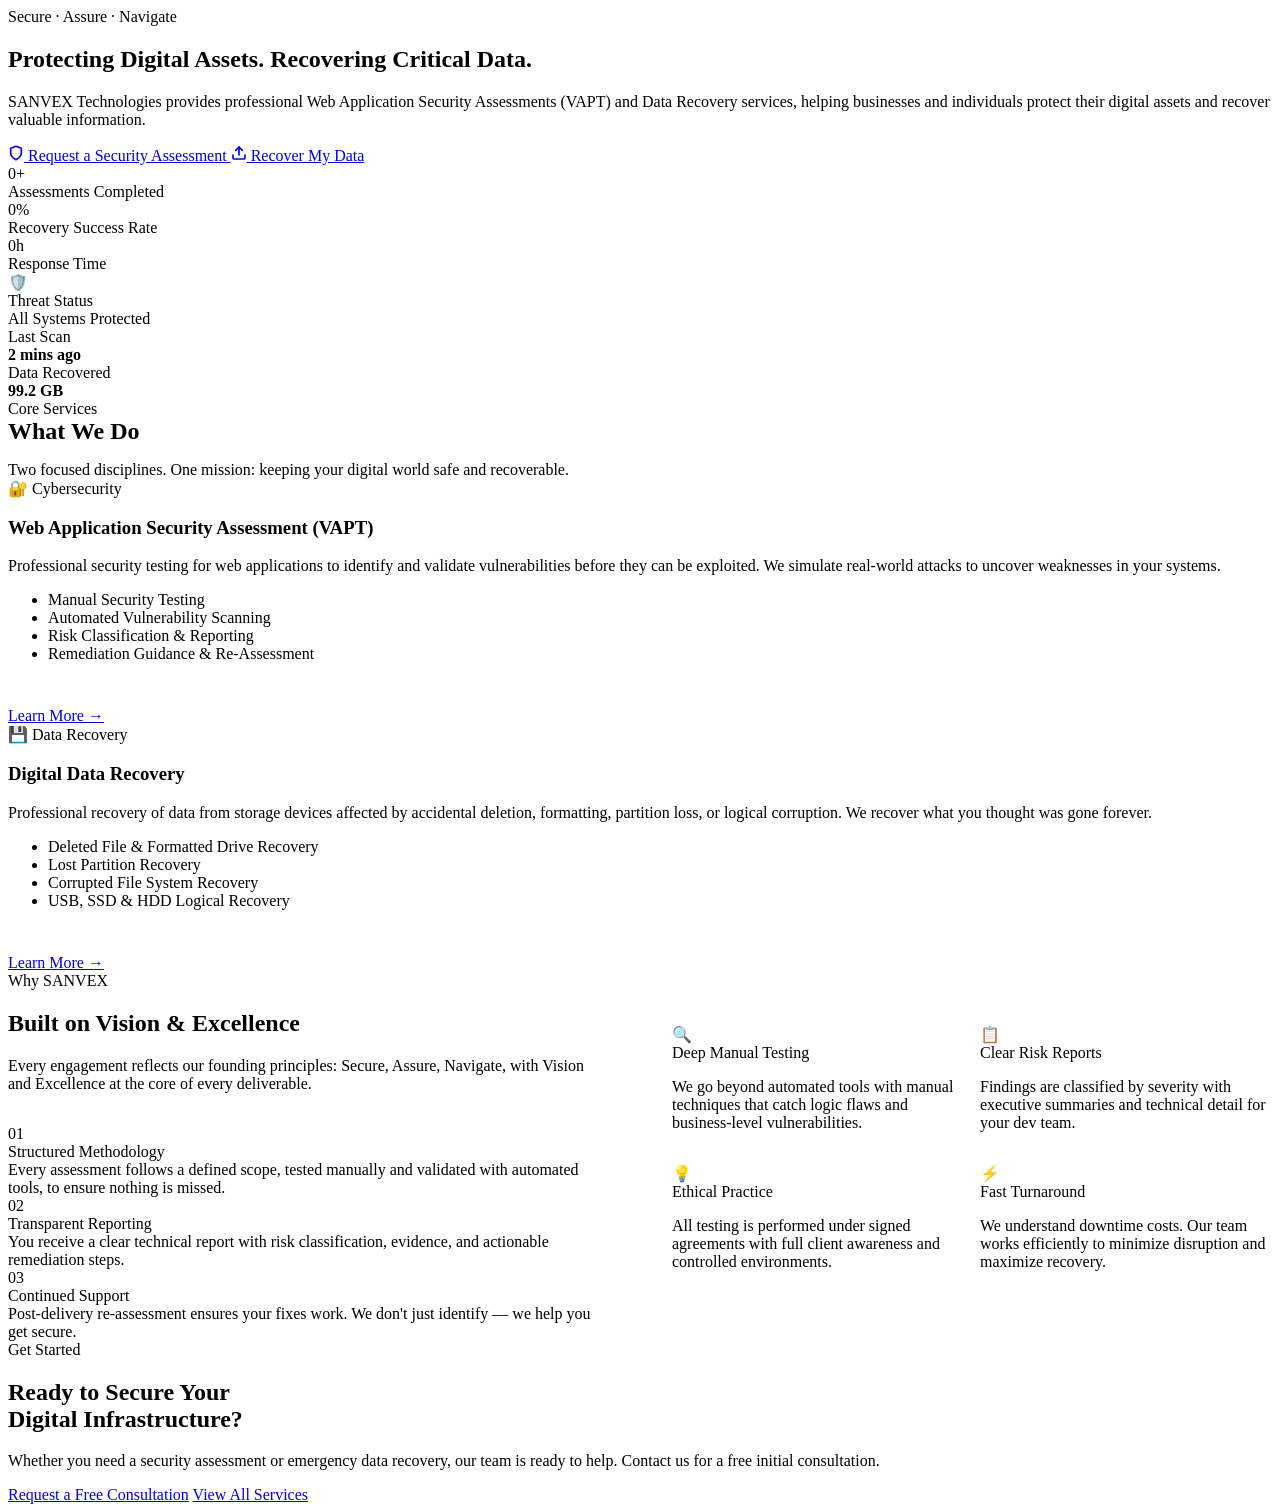
<file: target/classes/templates/index.html>
<!DOCTYPE html>
<html lang="en" xmlns:th="http://www.thymeleaf.org">
<head th:replace="~{fragments :: head('SANVEX Technologies — Cybersecurity &amp; Data Recovery')}"></head>
<body>

<th:block th:replace="~{fragments :: navbar('home')}"></th:block>

<main>
  <!-- Hero -->
  <section class="hero">
    <canvas id="particle-canvas" style="position:absolute;inset:0;width:100%;height:100%;pointer-events:none;z-index:0;"></canvas>
    <div class="hero-glow"></div>
    <div class="hero-glow-2"></div>
    <div class="hero-inner" style="position:relative;z-index:1;">
      <div class="hero-content">
        <div class="hero-badge">
          <span class="hero-badge-dot"></span>
          Secure · Assure · Navigate
        </div>
        <h1 class="hero-title">
          <span class="hero-title-line">Protecting</span>
          <span class="hero-title-line"><span class="hero-title-accent">Digital Assets.</span></span>
          <span class="hero-title-line">Recovering</span>
          <span class="hero-title-line"><span class="hero-title-accent">Critical Data.</span></span>
        </h1>
        <p class="hero-subtitle">
          SANVEX Technologies provides professional Web Application Security Assessments (VAPT) and Data Recovery services,
          helping businesses and individuals protect their digital assets and recover valuable information.
        </p>
        <div class="hero-actions">
          <a href="/contact?service=vapt" class="btn btn-primary">
            <svg width="16" height="16" viewBox="0 0 24 24" fill="none" stroke="currentColor" stroke-width="2.5" stroke-linecap="round" stroke-linejoin="round"><path d="M12 22s8-4 8-10V5l-8-3-8 3v7c0 6 8 10 8 10z"/></svg>
            Request a Security Assessment
          </a>
          <a href="/contact?service=recovery" class="btn btn-outline">
            <svg width="16" height="16" viewBox="0 0 24 24" fill="none" stroke="currentColor" stroke-width="2.5" stroke-linecap="round" stroke-linejoin="round"><path d="M21 15v4a2 2 0 0 1-2 2H5a2 2 0 0 1-2-2v-4"/><polyline points="17 8 12 3 7 8"/><line x1="12" y1="3" x2="12" y2="15"/></svg>
            Recover My Data
          </a>
        </div>
        <div class="hero-stats">
          <div>
            <div class="hero-stat-value"><span class="counter" data-target="500" data-suffix="+">0+</span></div>
            <div class="hero-stat-label">Assessments Completed</div>
          </div>
          <div>
            <div class="hero-stat-value"><span class="counter" data-target="98" data-suffix="%">0%</span></div>
            <div class="hero-stat-label">Recovery Success Rate</div>
          </div>
          <div>
            <div class="hero-stat-value"><span class="counter" data-target="24" data-suffix="h">0h</span></div>
            <div class="hero-stat-label">Response Time</div>
          </div>
        </div>
      </div>
      <div class="hero-visual">
        <div class="cyber-shield">
          <div class="shield-ring shield-ring-1"></div>
          <div class="shield-ring shield-ring-2"></div>
          <div class="shield-ring shield-ring-3"></div>
          <div class="shield-core">
            <span class="shield-icon">🛡️</span>
          </div>
        </div>
        <div class="hero-float-cards">
          <div class="float-card float-card-1">
            <div class="float-card-label">Threat Status</div>
            <div class="float-card-status">
              <span class="float-card-status-dot"></span>
              All Systems Protected
            </div>
          </div>
          <div class="float-card float-card-2">
            <div class="float-card-label">Last Scan</div>
            <div class="float-card-value" style="color:var(--text-primary);font-weight:600;">2 mins ago</div>
          </div>
          <div class="float-card float-card-3">
            <div class="float-card-label">Data Recovered</div>
            <div class="float-card-value" style="color:var(--accent-cyan);font-weight:700;">99.2 GB</div>
          </div>
        </div>
      </div>
    </div>
  </section>

  <div class="divider"></div>

  <!-- Services Overview -->
  <section class="section">
    <div class="section-inner">
      <div class="text-center mb-4">
        <div class="section-label" style="justify-content:center;">Core Services</div>
        <h2 class="section-title" style="margin:0 auto 1rem;">What We Do</h2>
        <p class="section-subtitle" style="margin:0 auto;">Two focused disciplines. One mission: keeping your digital world safe and recoverable.</p>
      </div>
      <div class="services-grid mt-4">
        <div class="service-big-card fade-in" data-delay="0">
          <span class="service-tag">🔐 Cybersecurity</span>
          <h3 class="service-big-title">Web Application Security Assessment (VAPT)</h3>
          <p class="service-big-text">Professional security testing for web applications to identify and validate vulnerabilities before they can be exploited. We simulate real-world attacks to uncover weaknesses in your systems.</p>
          <ul class="service-features">
            <li class="service-feature-item">Manual Security Testing</li>
            <li class="service-feature-item">Automated Vulnerability Scanning</li>
            <li class="service-feature-item">Risk Classification &amp; Reporting</li>
            <li class="service-feature-item">Remediation Guidance &amp; Re-Assessment</li>
          </ul>
          <a href="/solutions#vapt" class="btn btn-outline mt-3" style="margin-top:1.75rem;display:inline-flex;">Learn More →</a>
        </div>
        <div class="service-big-card fade-in" data-delay="150">
          <span class="service-tag" style="background:var(--accent-green-dim);border-color:rgba(0,255,136,0.3);color:var(--accent-green);">💾 Data Recovery</span>
          <h3 class="service-big-title">Digital Data Recovery</h3>
          <p class="service-big-text">Professional recovery of data from storage devices affected by accidental deletion, formatting, partition loss, or logical corruption. We recover what you thought was gone forever.</p>
          <ul class="service-features">
            <li class="service-feature-item">Deleted File &amp; Formatted Drive Recovery</li>
            <li class="service-feature-item">Lost Partition Recovery</li>
            <li class="service-feature-item">Corrupted File System Recovery</li>
            <li class="service-feature-item">USB, SSD &amp; HDD Logical Recovery</li>
          </ul>
          <a href="/solutions#recovery" class="btn btn-outline mt-3" style="margin-top:1.75rem;display:inline-flex;">Learn More →</a>
        </div>
      </div>
    </div>
  </section>

  <div class="divider"></div>

  <!-- Why Choose Us -->
  <section class="section" style="background:linear-gradient(180deg, var(--navy-950) 0%, var(--navy-900) 100%);">
    <div class="section-inner">
      <div style="display:grid;grid-template-columns:1fr 1fr;gap:4rem;align-items:center;">
        <div>
          <div class="section-label">Why SANVEX</div>
          <h2 class="section-title">Built on Vision &amp; Excellence</h2>
          <p class="section-subtitle" style="margin-bottom:2rem;">Every engagement reflects our founding principles: Secure, Assure, Navigate, with Vision and Excellence at the core of every deliverable.</p>
          <div class="process-steps">
            <div class="process-step fade-in">
              <div class="step-number">01</div>
              <div>
                <div class="step-title">Structured Methodology</div>
                <div class="step-text">Every assessment follows a defined scope, tested manually and validated with automated tools, to ensure nothing is missed.</div>
              </div>
            </div>
            <div class="process-step fade-in" data-delay="100">
              <div class="step-number">02</div>
              <div>
                <div class="step-title">Transparent Reporting</div>
                <div class="step-text">You receive a clear technical report with risk classification, evidence, and actionable remediation steps.</div>
              </div>
            </div>
            <div class="process-step fade-in" data-delay="200">
              <div class="step-number">03</div>
              <div>
                <div class="step-title">Continued Support</div>
                <div class="step-text">Post-delivery re-assessment ensures your fixes work. We don't just identify — we help you get secure.</div>
              </div>
            </div>
          </div>
        </div>
        <div style="display:grid;grid-template-columns:1fr 1fr;gap:1rem;">
          <div class="card fade-in" data-delay="0">
            <div class="card-icon card-icon-cyan">🔍</div>
            <div class="card-title">Deep Manual Testing</div>
            <p class="card-text">We go beyond automated tools with manual techniques that catch logic flaws and business-level vulnerabilities.</p>
          </div>
          <div class="card fade-in" data-delay="100">
            <div class="card-icon card-icon-green">📋</div>
            <div class="card-title">Clear Risk Reports</div>
            <p class="card-text">Findings are classified by severity with executive summaries and technical detail for your dev team.</p>
          </div>
          <div class="card fade-in" data-delay="200">
            <div class="card-icon card-icon-cyan">💡</div>
            <div class="card-title">Ethical Practice</div>
            <p class="card-text">All testing is performed under signed agreements with full client awareness and controlled environments.</p>
          </div>
          <div class="card fade-in" data-delay="300">
            <div class="card-icon card-icon-green">⚡</div>
            <div class="card-title">Fast Turnaround</div>
            <p class="card-text">We understand downtime costs. Our team works efficiently to minimize disruption and maximize recovery.</p>
          </div>
        </div>
      </div>
    </div>
  </section>

  <!-- CTA -->
  <section class="cta-section">
    <div class="cta-inner">
      <div class="section-label" style="justify-content:center;margin-bottom:1.25rem;">Get Started</div>
      <h2 class="cta-title">Ready to Secure Your<br/><span class="hero-title-accent">Digital Infrastructure?</span></h2>
      <p class="cta-subtitle">Whether you need a security assessment or emergency data recovery, our team is ready to help. Contact us for a free initial consultation.</p>
      <div class="cta-buttons">
        <a href="/contact" class="btn btn-primary">Request a Free Consultation</a>
        <a href="/services" class="btn btn-outline">View All Services</a>
      </div>
    </div>
  </section>
</main>

<th:block th:replace="~{fragments :: footer}"></th:block>
<script th:src="@{/js/main.js}"></script>
</body>
</html>
</file>
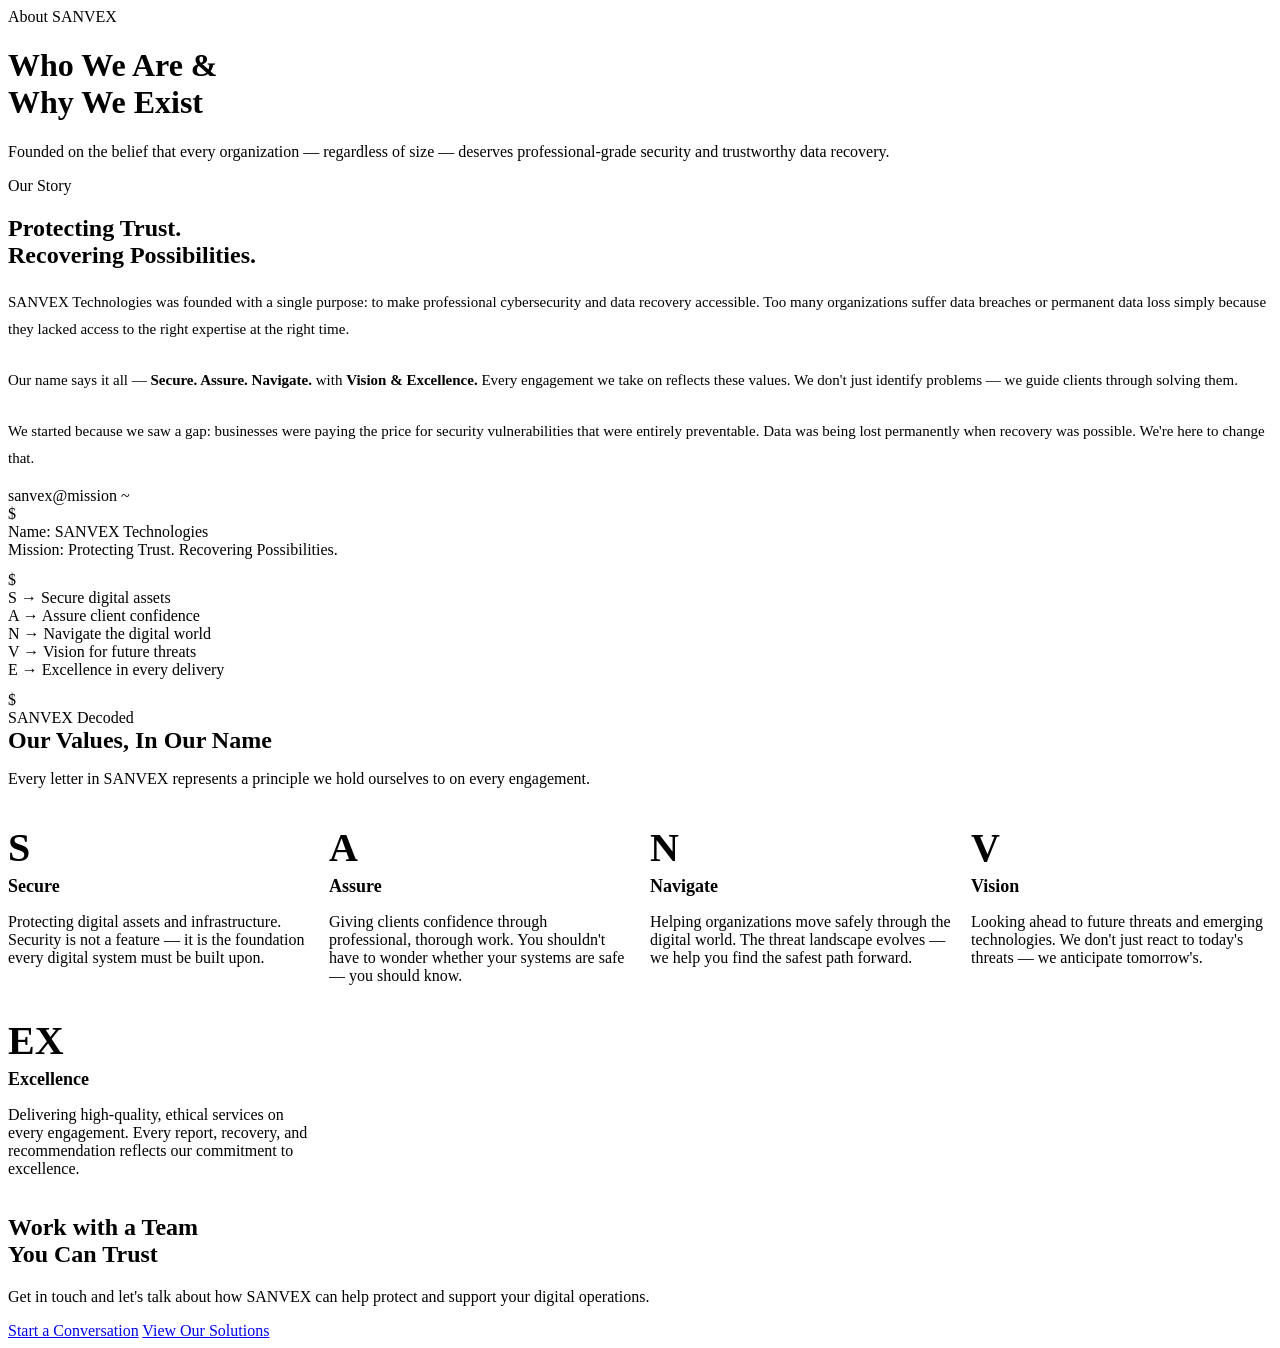
<file: target/classes/templates/about.html>
<!DOCTYPE html>
<html lang="en" xmlns:th="http://www.thymeleaf.org">
<head th:replace="~{fragments :: head('About Us — SANVEX Technologies')}"></head>
<body>

<th:block th:replace="~{fragments :: navbar('about')}"></th:block>

<main>
  <div class="page-header">
    <div class="page-header-inner">
      <div class="section-label">About SANVEX</div>
      <h1 class="page-title">Who We Are &amp;<br/>Why We Exist</h1>
      <p class="page-subtitle">Founded on the belief that every organization — regardless of size — deserves professional-grade security and trustworthy data recovery.</p>
    </div>
  </div>

  <!-- Mission & Story -->
  <section class="section">
    <div class="section-inner">
      <div class="about-grid">
        <div>
          <div class="section-label">Our Story</div>
          <h2 class="section-title">Protecting Trust.<br/>Recovering Possibilities.</h2>
          <p style="color:var(--text-secondary);line-height:1.8;margin-bottom:1.5rem;font-size:0.9375rem;">
            SANVEX Technologies was founded with a single purpose: to make professional cybersecurity and data recovery accessible.
            Too many organizations suffer data breaches or permanent data loss simply because they lacked access to the right expertise at the right time.
          </p>
          <p style="color:var(--text-secondary);line-height:1.8;margin-bottom:1.5rem;font-size:0.9375rem;">
            Our name says it all — <strong style="color:var(--text-primary);">Secure. Assure. Navigate.</strong> with <strong style="color:var(--text-primary);">Vision &amp; Excellence.</strong>
            Every engagement we take on reflects these values. We don't just identify problems — we guide clients through solving them.
          </p>
          <p style="color:var(--text-secondary);line-height:1.8;font-size:0.9375rem;">
            We started because we saw a gap: businesses were paying the price for security vulnerabilities that were entirely preventable.
            Data was being lost permanently when recovery was possible. We're here to change that.
          </p>
        </div>
        <div class="about-visual">
          <div class="about-terminal">
            <div class="terminal-header">
              <span class="terminal-dot terminal-dot-red"></span>
              <span class="terminal-dot terminal-dot-yellow"></span>
              <span class="terminal-dot terminal-dot-green"></span>
              <span class="terminal-title">sanvex@mission ~ </span>
            </div>
            <div class="terminal-body">
              <div class="terminal-line">
                <span class="terminal-prompt">$</span>
                <span class="terminal-cmd type-in" data-text="./sanvex --identity"></span>
              </div>
              <div class="terminal-output">Name: SANVEX Technologies</div>
              <div class="terminal-output green">Mission: Protecting Trust. Recovering Possibilities.</div>
              <div class="terminal-line" style="margin-top:0.75rem;">
                <span class="terminal-prompt">$</span>
                <span class="terminal-cmd type-in" data-text="./sanvex --values"></span>
              </div>
              <div class="terminal-output">S → Secure digital assets</div>
              <div class="terminal-output">A → Assure client confidence</div>
              <div class="terminal-output">N → Navigate the digital world</div>
              <div class="terminal-output">V → Vision for future threats</div>
              <div class="terminal-output green">E → Excellence in every delivery</div>
              <div class="terminal-line" style="margin-top:0.75rem;">
                <span class="terminal-prompt">$</span>
                <span class="terminal-cursor"></span>
              </div>
            </div>
          </div>
        </div>
      </div>
    </div>
  </section>

  <div class="divider"></div>

  <!-- Values -->
  <section class="section" id="values">
    <div class="section-inner">
      <div class="text-center mb-4">
        <div class="section-label" style="justify-content:center;">SANVEX Decoded</div>
        <h2 class="section-title" style="margin:0 auto 1rem;">Our Values, In Our Name</h2>
        <p class="section-subtitle" style="margin:0 auto;">Every letter in SANVEX represents a principle we hold ourselves to on every engagement.</p>
      </div>
      <div style="display:grid;grid-template-columns:repeat(auto-fit,minmax(280px,1fr));gap:1.25rem;margin-top:2.5rem;">
        <div class="card fade-in" data-delay="0">
          <div style="font-family:var(--font-display);font-size:2.5rem;font-weight:700;color:var(--accent-cyan);margin-bottom:0.5rem;line-height:1;">S</div>
          <div style="font-family:var(--font-display);font-size:1.125rem;font-weight:600;color:var(--text-primary);margin-bottom:0.5rem;">Secure</div>
          <p class="card-text">Protecting digital assets and infrastructure. Security is not a feature — it is the foundation every digital system must be built upon.</p>
        </div>
        <div class="card fade-in" data-delay="80">
          <div style="font-family:var(--font-display);font-size:2.5rem;font-weight:700;color:var(--accent-cyan);margin-bottom:0.5rem;line-height:1;">A</div>
          <div style="font-family:var(--font-display);font-size:1.125rem;font-weight:600;color:var(--text-primary);margin-bottom:0.5rem;">Assure</div>
          <p class="card-text">Giving clients confidence through professional, thorough work. You shouldn't have to wonder whether your systems are safe — you should know.</p>
        </div>
        <div class="card fade-in" data-delay="160">
          <div style="font-family:var(--font-display);font-size:2.5rem;font-weight:700;color:var(--accent-cyan);margin-bottom:0.5rem;line-height:1;">N</div>
          <div style="font-family:var(--font-display);font-size:1.125rem;font-weight:600;color:var(--text-primary);margin-bottom:0.5rem;">Navigate</div>
          <p class="card-text">Helping organizations move safely through the digital world. The threat landscape evolves — we help you find the safest path forward.</p>
        </div>
        <div class="card fade-in" data-delay="240">
          <div style="font-family:var(--font-display);font-size:2.5rem;font-weight:700;color:var(--accent-cyan);margin-bottom:0.5rem;line-height:1;">V</div>
          <div style="font-family:var(--font-display);font-size:1.125rem;font-weight:600;color:var(--text-primary);margin-bottom:0.5rem;">Vision</div>
          <p class="card-text">Looking ahead to future threats and emerging technologies. We don't just react to today's threats — we anticipate tomorrow's.</p>
        </div>
        <div class="card fade-in" data-delay="320">
          <div style="font-family:var(--font-display);font-size:2.5rem;font-weight:700;color:var(--accent-cyan);margin-bottom:0.5rem;line-height:1;">EX</div>
          <div style="font-family:var(--font-display);font-size:1.125rem;font-weight:600;color:var(--text-primary);margin-bottom:0.5rem;">Excellence</div>
          <p class="card-text">Delivering high-quality, ethical services on every engagement. Every report, recovery, and recommendation reflects our commitment to excellence.</p>
        </div>
      </div>
    </div>
  </section>

  <!-- CTA -->
  <section class="cta-section">
    <div class="cta-inner">
      <h2 class="cta-title">Work with a Team<br/><span class="hero-title-accent">You Can Trust</span></h2>
      <p class="cta-subtitle">Get in touch and let's talk about how SANVEX can help protect and support your digital operations.</p>
      <div class="cta-buttons">
        <a href="/contact" class="btn btn-primary">Start a Conversation</a>
        <a href="/solutions" class="btn btn-outline">View Our Solutions</a>
      </div>
    </div>
  </section>
</main>

<th:block th:replace="~{fragments :: footer}"></th:block>
<script th:src="@{/js/main.js}"></script>
</body>
</html>
</file>
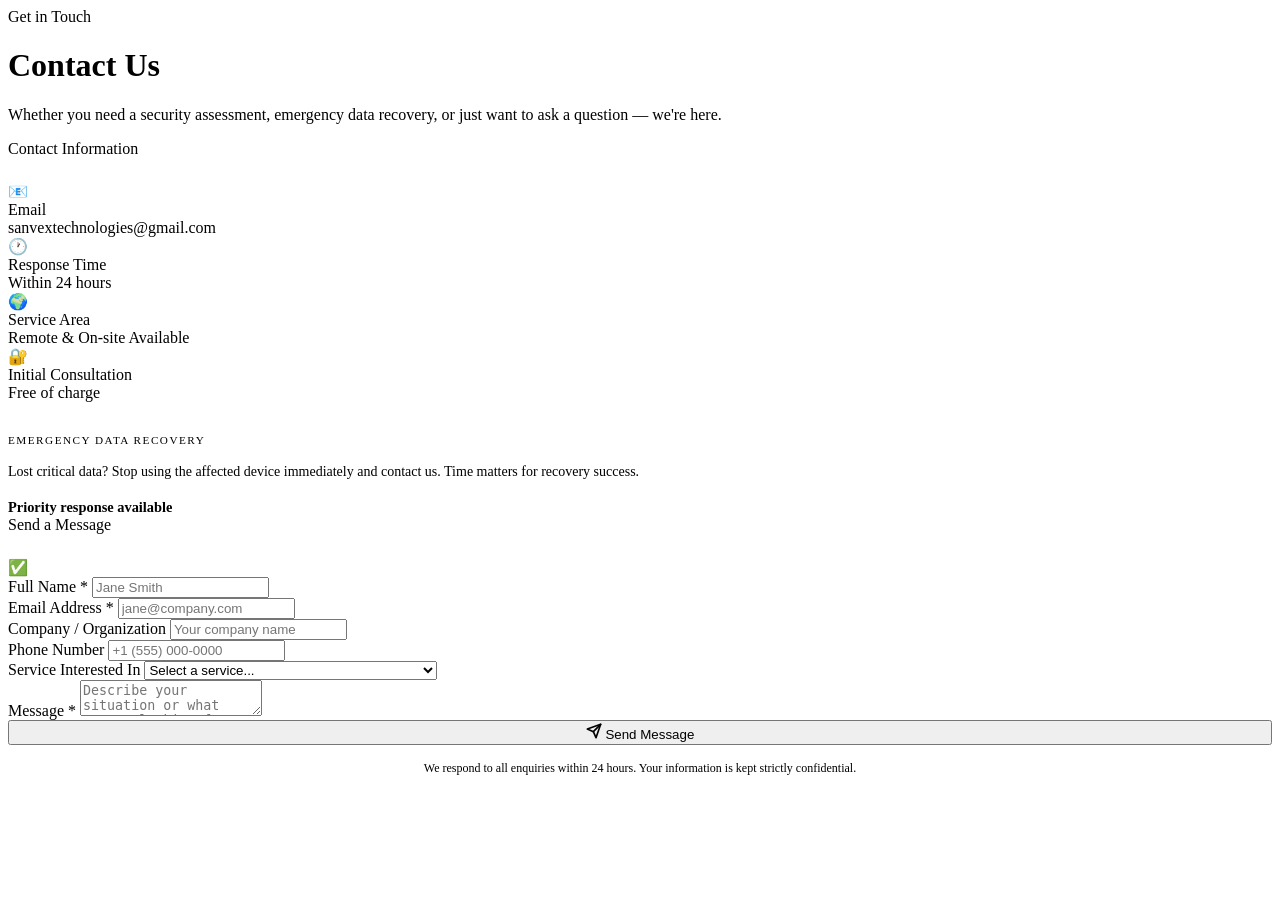
<file: target/classes/templates/contact.html>
<!DOCTYPE html>
<html lang="en" xmlns:th="http://www.thymeleaf.org">
<head th:replace="~{fragments :: head('Contact — SANVEX Technologies')}"></head>
<body>

<th:block th:replace="~{fragments :: navbar('contact')}"></th:block>

<main>
  <div class="page-header">
    <div class="page-header-inner">
      <div class="section-label">Get in Touch</div>
      <h1 class="page-title">Contact Us</h1>
      <p class="page-subtitle">Whether you need a security assessment, emergency data recovery, or just want to ask a question — we're here.</p>
    </div>
  </div>

  <section class="section">
    <div class="section-inner">
      <div class="contact-grid">
        <!-- Info -->
        <div>
          <div class="section-label" style="margin-bottom:1.5rem;">Contact Information</div>
          <div class="contact-info-item">
            <div class="contact-info-icon">📧</div>
            <div>
              <div class="contact-info-label">Email</div>
              <div class="contact-info-value">sanvextechnologies@gmail.com</div>
            </div>
          </div>
          <div class="contact-info-item">
            <div class="contact-info-icon">🕐</div>
            <div>
              <div class="contact-info-label">Response Time</div>
              <div class="contact-info-value">Within 24 hours</div>
            </div>
          </div>
          <div class="contact-info-item">
            <div class="contact-info-icon">🌍</div>
            <div>
              <div class="contact-info-label">Service Area</div>
              <div class="contact-info-value">Remote &amp; On-site Available</div>
            </div>
          </div>
          <div class="contact-info-item">
            <div class="contact-info-icon">🔐</div>
            <div>
              <div class="contact-info-label">Initial Consultation</div>
              <div class="contact-info-value">Free of charge</div>
            </div>
          </div>

          <div class="card" style="margin-top:2rem;background:var(--accent-cyan-dim);border-color:var(--border-active);">
            <div style="font-family:var(--font-mono);font-size:0.7rem;color:var(--accent-cyan);letter-spacing:1.5px;text-transform:uppercase;margin-bottom:0.75rem;">Emergency Data Recovery</div>
            <p style="font-size:0.875rem;color:var(--text-secondary);line-height:1.65;margin-bottom:1rem;">Lost critical data? Stop using the affected device immediately and contact us. Time matters for recovery success.</p>
            <div style="font-family:var(--font-display);font-size:0.9rem;font-weight:600;color:var(--accent-cyan);">Priority response available</div>
          </div>
        </div>

        <!-- Form -->
        <div class="contact-form">
          <div class="section-label" style="margin-bottom:1.5rem;">Send a Message</div>

          <!-- Success message -->
          <div th:if="${successMessage}" class="alert-success">
            <span>✅</span>
            <span th:text="${successMessage}"></span>
          </div>

          <form th:action="@{/contact/submit}" th:object="${contactForm}" method="post" data-validate="true">
            <div class="form-row">
              <div>
                <label for="name" class="form-label">Full Name *</label>
                <input type="text" id="name" th:field="*{name}" class="form-control" placeholder="Jane Smith" required minlength="2"/>
                <div id="name-error" class="form-error" th:if="${#fields.hasErrors('name')}" th:errors="*{name}"></div>
              </div>
              <div>
                <label for="email" class="form-label">Email Address *</label>
                <input type="email" id="email" th:field="*{email}" class="form-control" placeholder="jane@company.com" required/>
                <div id="email-error" class="form-error" th:if="${#fields.hasErrors('email')}" th:errors="*{email}"></div>
              </div>
            </div>
            <div class="form-row">
              <div>
                <label for="company" class="form-label">Company / Organization</label>
                <input type="text" id="company" th:field="*{company}" class="form-control" placeholder="Your company name"/>
              </div>
              <div>
                <label for="phone" class="form-label">Phone Number</label>
                <input type="tel" id="phone" th:field="*{phone}" class="form-control" placeholder="+1 (555) 000-0000"/>
              </div>
            </div>
            <div class="form-group">
              <label for="service" class="form-label">Service Interested In</label>
              <select id="service" th:field="*{service}" class="form-control">
                <option value="">Select a service...</option>
                <option value="vapt">Web Application Security Assessment (VAPT)</option>
                <option value="recovery">Digital Data Recovery</option>
                <option value="diagnostics">Storage Diagnostics</option>
                <option value="general">General Inquiry</option>
              </select>
            </div>
            <div class="form-group">
              <label for="message" class="form-label">Message *</label>
              <textarea id="message" th:field="*{message}" class="form-control" placeholder="Describe your situation or what you're looking for..." required minlength="10"></textarea>
              <div id="message-error" class="form-error" th:if="${#fields.hasErrors('message')}" th:errors="*{message}"></div>
            </div>
            <button type="submit" class="btn btn-primary" style="width:100%;justify-content:center;">
              <svg width="16" height="16" viewBox="0 0 24 24" fill="none" stroke="currentColor" stroke-width="2.5" stroke-linecap="round" stroke-linejoin="round"><line x1="22" y1="2" x2="11" y2="13"/><polygon points="22 2 15 22 11 13 2 9 22 2"/></svg>
              Send Message
            </button>
            <p style="font-size:0.75rem;color:var(--text-muted);text-align:center;margin-top:1rem;">We respond to all enquiries within 24 hours. Your information is kept strictly confidential.</p>
          </form>
        </div>
      </div>
    </div>
  </section>
</main>

<th:block th:replace="~{fragments :: footer}"></th:block>
<script th:src="@{/js/main.js}"></script>
</body>
</html>
</file>
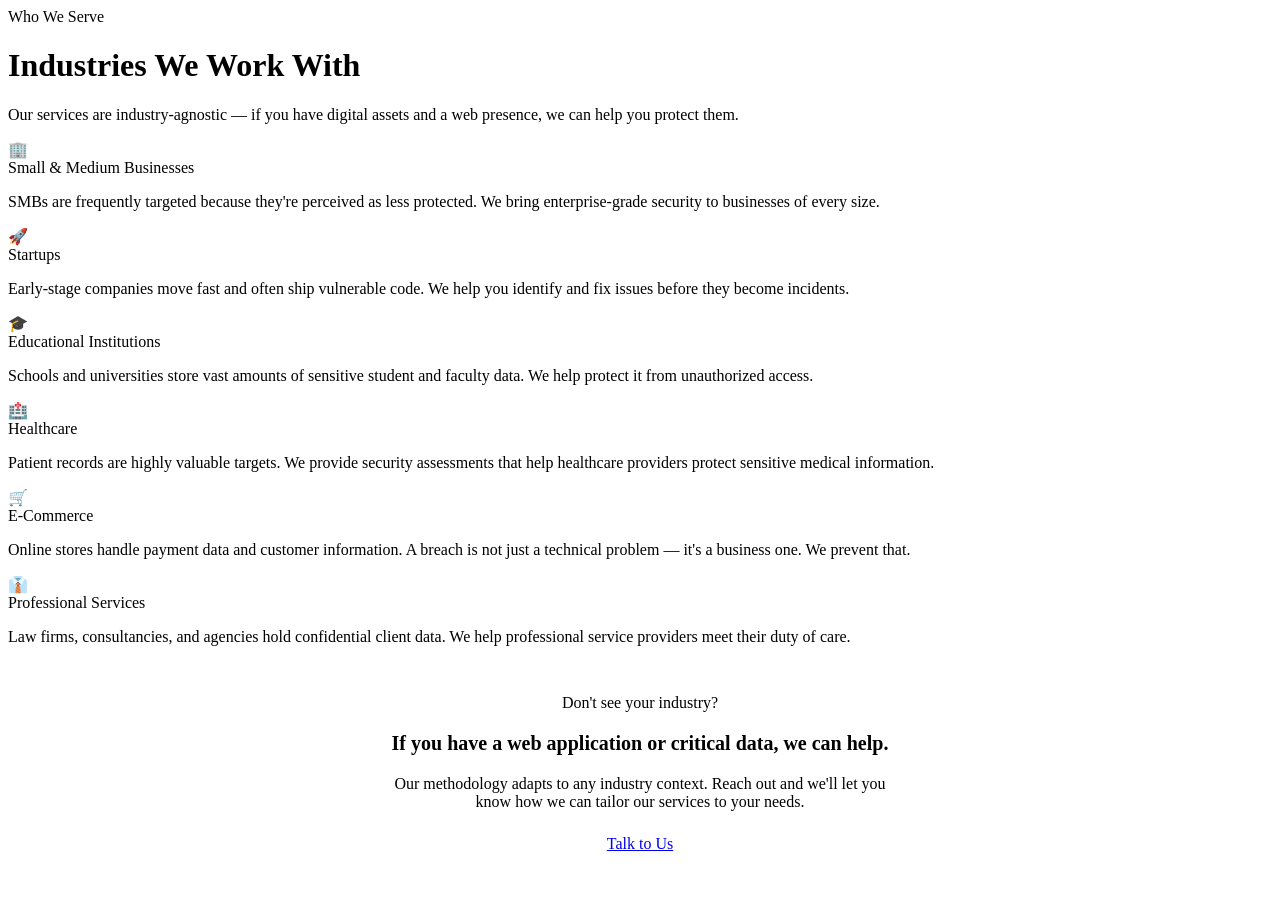
<file: target/classes/templates/industries.html>
<!DOCTYPE html>
<html lang="en" xmlns:th="http://www.thymeleaf.org">
<head th:replace="~{fragments :: head('Industries — SANVEX Technologies')}"></head>
<body>

<th:block th:replace="~{fragments :: navbar('industries')}"></th:block>

<main>
  <div class="page-header">
    <div class="page-header-inner">
      <div class="section-label">Who We Serve</div>
      <h1 class="page-title">Industries We Work With</h1>
      <p class="page-subtitle">Our services are industry-agnostic — if you have digital assets and a web presence, we can help you protect them.</p>
    </div>
  </div>

  <section class="section">
    <div class="section-inner">
      <div class="industries-grid">
        <div class="industry-card fade-in" data-delay="0">
          <div class="industry-icon">🏢</div>
          <div class="industry-name">Small &amp; Medium Businesses</div>
          <p class="industry-desc">SMBs are frequently targeted because they're perceived as less protected. We bring enterprise-grade security to businesses of every size.</p>
        </div>
        <div class="industry-card fade-in" data-delay="80">
          <div class="industry-icon">🚀</div>
          <div class="industry-name">Startups</div>
          <p class="industry-desc">Early-stage companies move fast and often ship vulnerable code. We help you identify and fix issues before they become incidents.</p>
        </div>
        <div class="industry-card fade-in" data-delay="160">
          <div class="industry-icon">🎓</div>
          <div class="industry-name">Educational Institutions</div>
          <p class="industry-desc">Schools and universities store vast amounts of sensitive student and faculty data. We help protect it from unauthorized access.</p>
        </div>
        <div class="industry-card fade-in" data-delay="240">
          <div class="industry-icon">🏥</div>
          <div class="industry-name">Healthcare</div>
          <p class="industry-desc">Patient records are highly valuable targets. We provide security assessments that help healthcare providers protect sensitive medical information.</p>
        </div>
        <div class="industry-card fade-in" data-delay="320">
          <div class="industry-icon">🛒</div>
          <div class="industry-name">E-Commerce</div>
          <p class="industry-desc">Online stores handle payment data and customer information. A breach is not just a technical problem — it's a business one. We prevent that.</p>
        </div>
        <div class="industry-card fade-in" data-delay="400">
          <div class="industry-icon">👔</div>
          <div class="industry-name">Professional Services</div>
          <p class="industry-desc">Law firms, consultancies, and agencies hold confidential client data. We help professional service providers meet their duty of care.</p>
        </div>
      </div>

      <div class="card mt-4 fade-in" style="margin-top:3rem;text-align:center;">
        <div class="section-label" style="justify-content:center;margin-bottom:1rem;">Don't see your industry?</div>
        <h3 class="card-title" style="font-size:1.25rem;text-align:center;">If you have a web application or critical data, we can help.</h3>
        <p class="card-text" style="max-width:500px;margin:0.75rem auto 1.5rem;">Our methodology adapts to any industry context. Reach out and we'll let you know how we can tailor our services to your needs.</p>
        <a href="/contact" class="btn btn-primary">Talk to Us</a>
      </div>
    </div>
  </section>
</main>

<th:block th:replace="~{fragments :: footer}"></th:block>
<script th:src="@{/js/main.js}"></script>
</body>
</html>
</file>
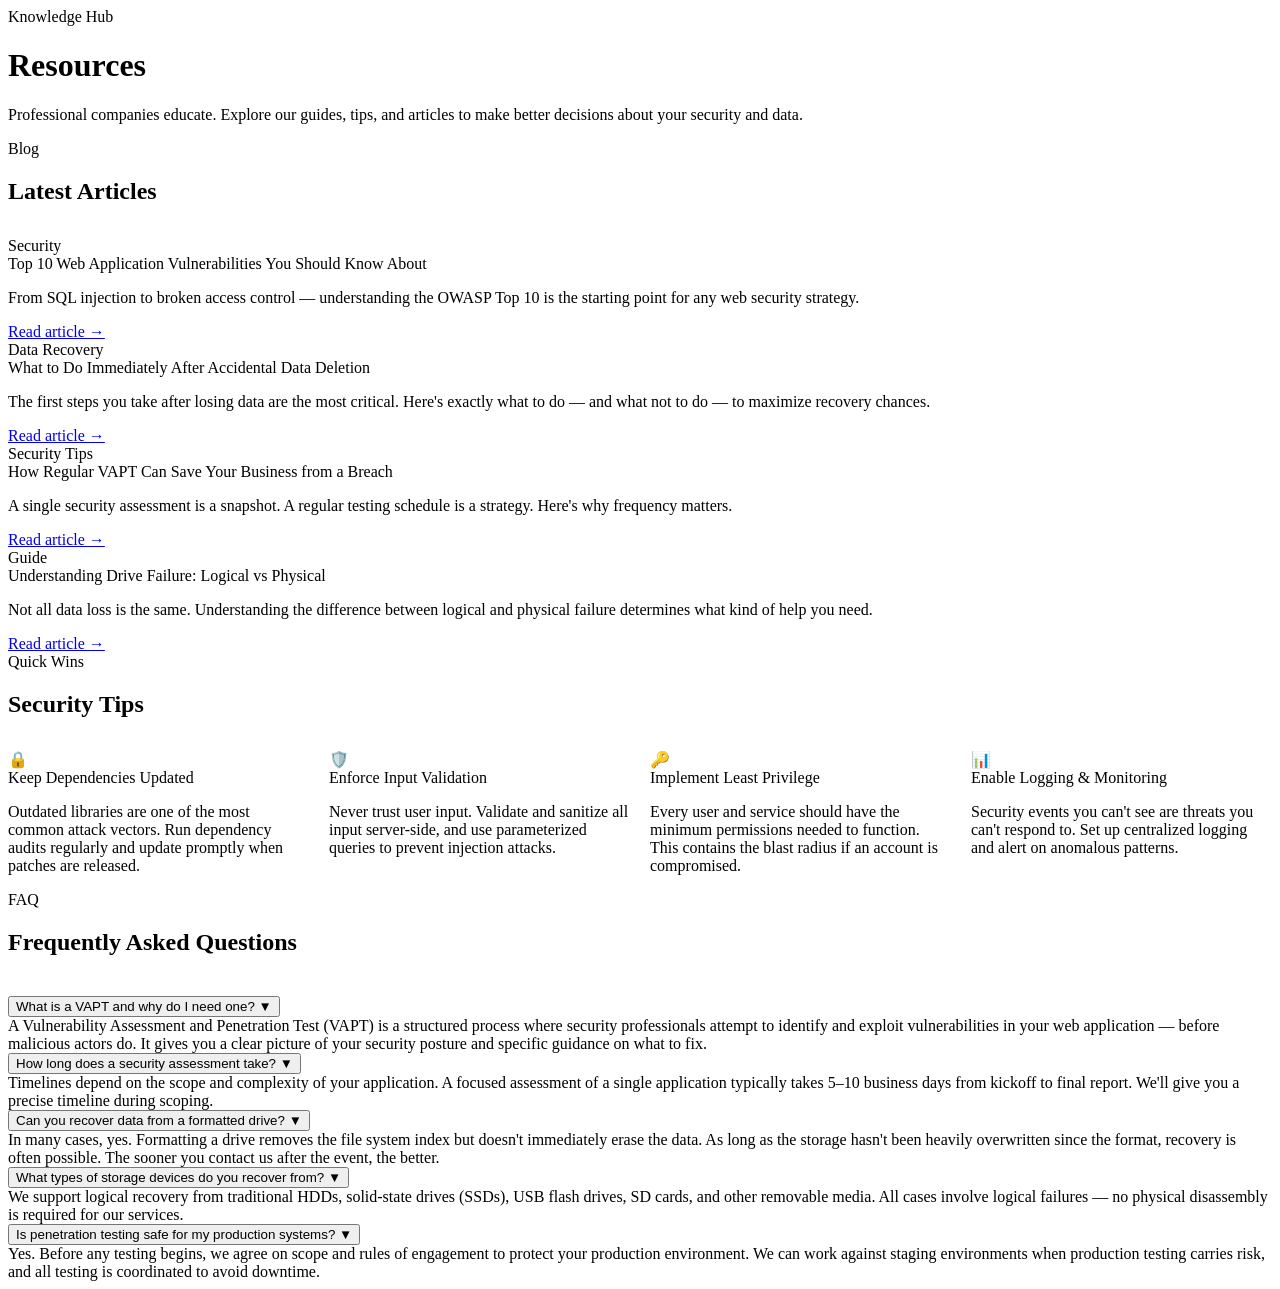
<file: target/classes/templates/resources.html>
<!DOCTYPE html>
<html lang="en" xmlns:th="http://www.thymeleaf.org">
<head th:replace="~{fragments :: head('Resources — SANVEX Technologies')}"></head>
<body>

<th:block th:replace="~{fragments :: navbar('resources')}"></th:block>

<main>
  <div class="page-header">
    <div class="page-header-inner">
      <div class="section-label">Knowledge Hub</div>
      <h1 class="page-title">Resources</h1>
      <p class="page-subtitle">Professional companies educate. Explore our guides, tips, and articles to make better decisions about your security and data.</p>
    </div>
  </div>

  <!-- Blog Posts -->
  <section class="section">
    <div class="section-inner">
      <div class="section-label">Blog</div>
      <h2 class="section-title" style="margin-bottom:2rem;">Latest Articles</h2>
      <div class="resources-grid">
        <div class="resource-card fade-in" data-delay="0">
          <div class="resource-type">Security</div>
          <div class="resource-title">Top 10 Web Application Vulnerabilities You Should Know About</div>
          <p class="resource-excerpt">From SQL injection to broken access control — understanding the OWASP Top 10 is the starting point for any web security strategy.</p>
          <a href="#" class="resource-link">Read article →</a>
        </div>
        <div class="resource-card fade-in" data-delay="80">
          <div class="resource-type">Data Recovery</div>
          <div class="resource-title">What to Do Immediately After Accidental Data Deletion</div>
          <p class="resource-excerpt">The first steps you take after losing data are the most critical. Here's exactly what to do — and what not to do — to maximize recovery chances.</p>
          <a href="#" class="resource-link">Read article →</a>
        </div>
        <div class="resource-card fade-in" data-delay="160">
          <div class="resource-type">Security Tips</div>
          <div class="resource-title">How Regular VAPT Can Save Your Business from a Breach</div>
          <p class="resource-excerpt">A single security assessment is a snapshot. A regular testing schedule is a strategy. Here's why frequency matters.</p>
          <a href="#" class="resource-link">Read article →</a>
        </div>
        <div class="resource-card fade-in" data-delay="240">
          <div class="resource-type">Guide</div>
          <div class="resource-title">Understanding Drive Failure: Logical vs Physical</div>
          <p class="resource-excerpt">Not all data loss is the same. Understanding the difference between logical and physical failure determines what kind of help you need.</p>
          <a href="#" class="resource-link">Read article →</a>
        </div>
      </div>
    </div>
  </section>

  <div class="divider"></div>

  <!-- Security Tips -->
  <section class="section" style="background:linear-gradient(180deg,var(--navy-950) 0%,var(--navy-900) 100%);">
    <div class="section-inner">
      <div class="section-label">Quick Wins</div>
      <h2 class="section-title" style="margin-bottom:2rem;">Security Tips</h2>
      <div style="display:grid;grid-template-columns:repeat(auto-fit,minmax(280px,1fr));gap:1.25rem;">
        <div class="card fade-in" data-delay="0">
          <div class="card-icon card-icon-cyan">🔒</div>
          <div class="card-title">Keep Dependencies Updated</div>
          <p class="card-text">Outdated libraries are one of the most common attack vectors. Run dependency audits regularly and update promptly when patches are released.</p>
        </div>
        <div class="card fade-in" data-delay="80">
          <div class="card-icon card-icon-cyan">🛡️</div>
          <div class="card-title">Enforce Input Validation</div>
          <p class="card-text">Never trust user input. Validate and sanitize all input server-side, and use parameterized queries to prevent injection attacks.</p>
        </div>
        <div class="card fade-in" data-delay="160">
          <div class="card-icon card-icon-cyan">🔑</div>
          <div class="card-title">Implement Least Privilege</div>
          <p class="card-text">Every user and service should have the minimum permissions needed to function. This contains the blast radius if an account is compromised.</p>
        </div>
        <div class="card fade-in" data-delay="240">
          <div class="card-icon card-icon-cyan">📊</div>
          <div class="card-title">Enable Logging &amp; Monitoring</div>
          <p class="card-text">Security events you can't see are threats you can't respond to. Set up centralized logging and alert on anomalous patterns.</p>
        </div>
      </div>
    </div>
  </section>

  <div class="divider"></div>

  <!-- FAQ -->
  <section class="section">
    <div class="section-inner">
      <div class="section-label">FAQ</div>
      <h2 class="section-title" style="margin-bottom:2.5rem;">Frequently Asked Questions</h2>
      <div class="faq-list">
        <div class="faq-item">
          <button class="faq-question">
            What is a VAPT and why do I need one?
            <span class="faq-chevron">▼</span>
          </button>
          <div class="faq-answer">
            <div class="faq-answer-inner">A Vulnerability Assessment and Penetration Test (VAPT) is a structured process where security professionals attempt to identify and exploit vulnerabilities in your web application — before malicious actors do. It gives you a clear picture of your security posture and specific guidance on what to fix.</div>
          </div>
        </div>
        <div class="faq-item">
          <button class="faq-question">
            How long does a security assessment take?
            <span class="faq-chevron">▼</span>
          </button>
          <div class="faq-answer">
            <div class="faq-answer-inner">Timelines depend on the scope and complexity of your application. A focused assessment of a single application typically takes 5–10 business days from kickoff to final report. We'll give you a precise timeline during scoping.</div>
          </div>
        </div>
        <div class="faq-item">
          <button class="faq-question">
            Can you recover data from a formatted drive?
            <span class="faq-chevron">▼</span>
          </button>
          <div class="faq-answer">
            <div class="faq-answer-inner">In many cases, yes. Formatting a drive removes the file system index but doesn't immediately erase the data. As long as the storage hasn't been heavily overwritten since the format, recovery is often possible. The sooner you contact us after the event, the better.</div>
          </div>
        </div>
        <div class="faq-item">
          <button class="faq-question">
            What types of storage devices do you recover from?
            <span class="faq-chevron">▼</span>
          </button>
          <div class="faq-answer">
            <div class="faq-answer-inner">We support logical recovery from traditional HDDs, solid-state drives (SSDs), USB flash drives, SD cards, and other removable media. All cases involve logical failures — no physical disassembly is required for our services.</div>
          </div>
        </div>
        <div class="faq-item">
          <button class="faq-question">
            Is penetration testing safe for my production systems?
            <span class="faq-chevron">▼</span>
          </button>
          <div class="faq-answer">
            <div class="faq-answer-inner">Yes. Before any testing begins, we agree on scope and rules of engagement to protect your production environment. We can work against staging environments when production testing carries risk, and all testing is coordinated to avoid downtime.</div>
          </div>
        </div>
      </div>
    </div>
  </section>
</main>

<th:block th:replace="~{fragments :: footer}"></th:block>
<script th:src="@{/js/main.js}"></script>
</body>
</html>
</file>
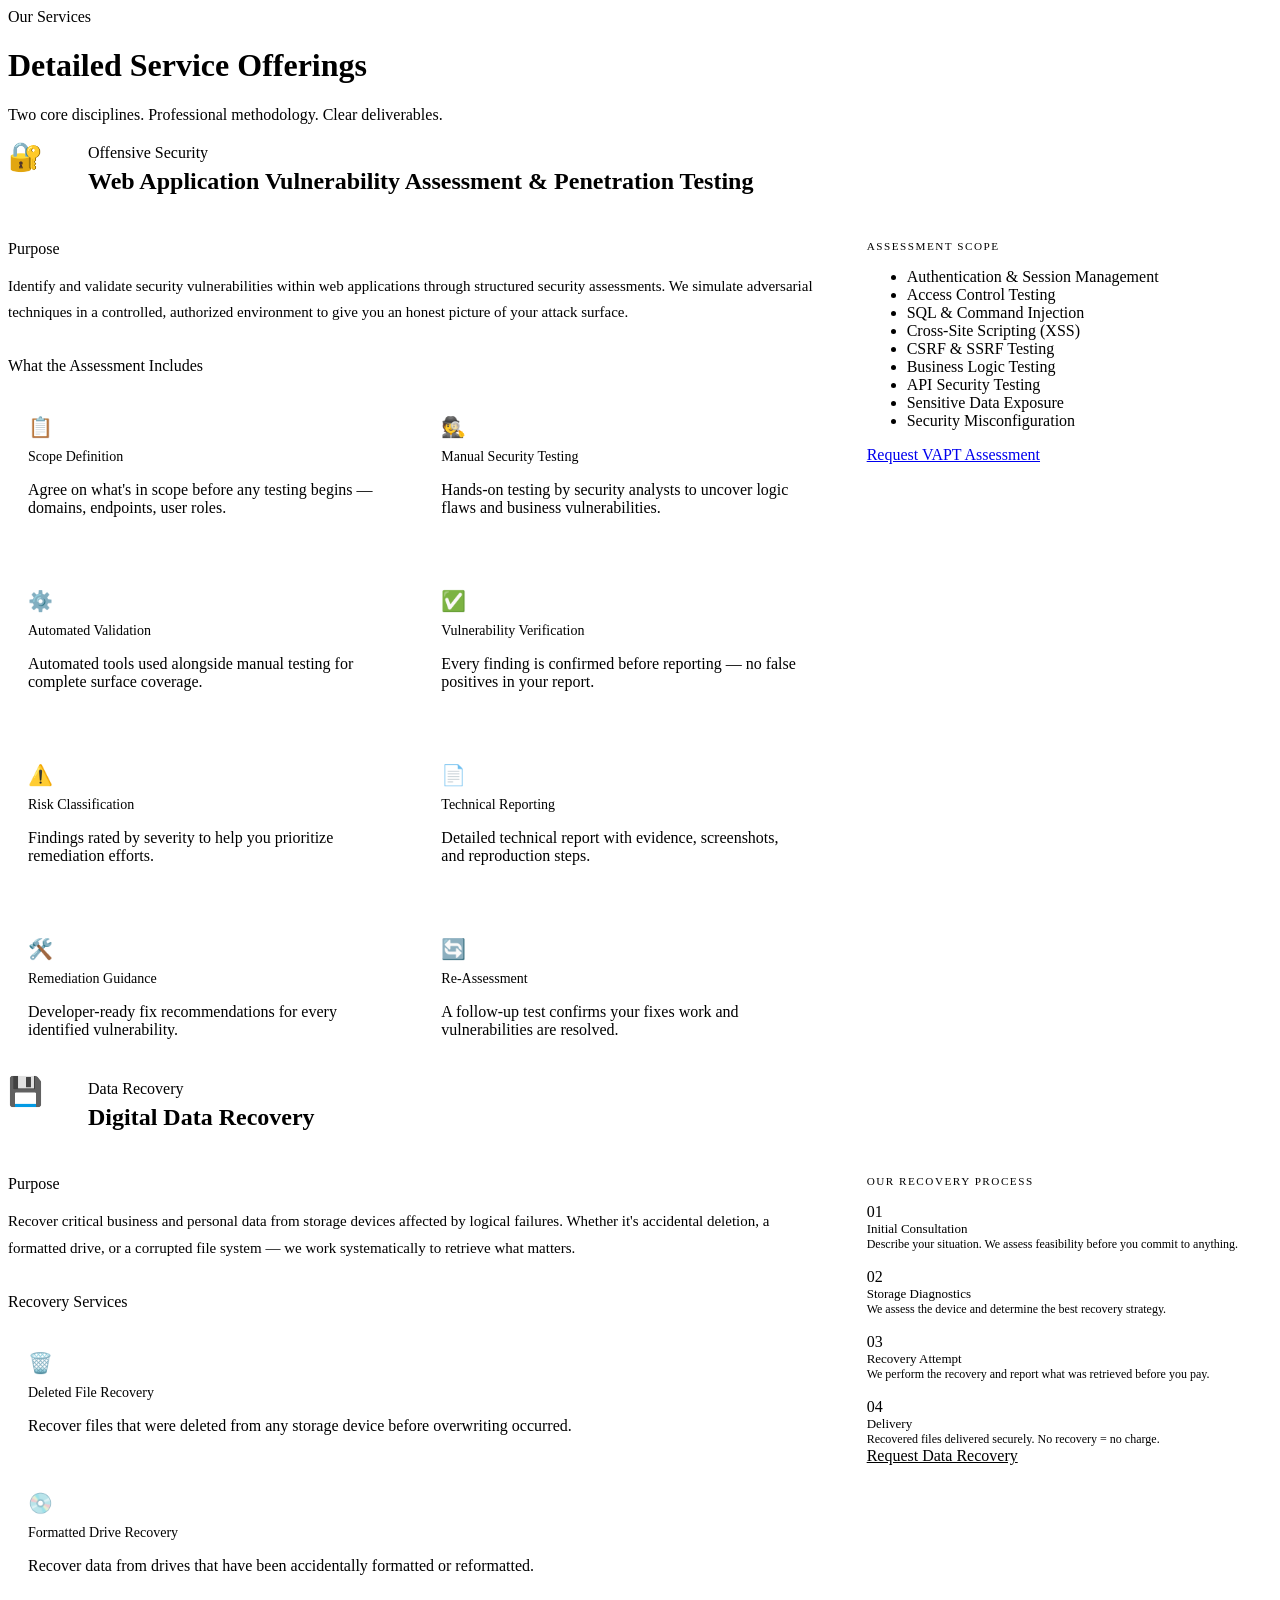
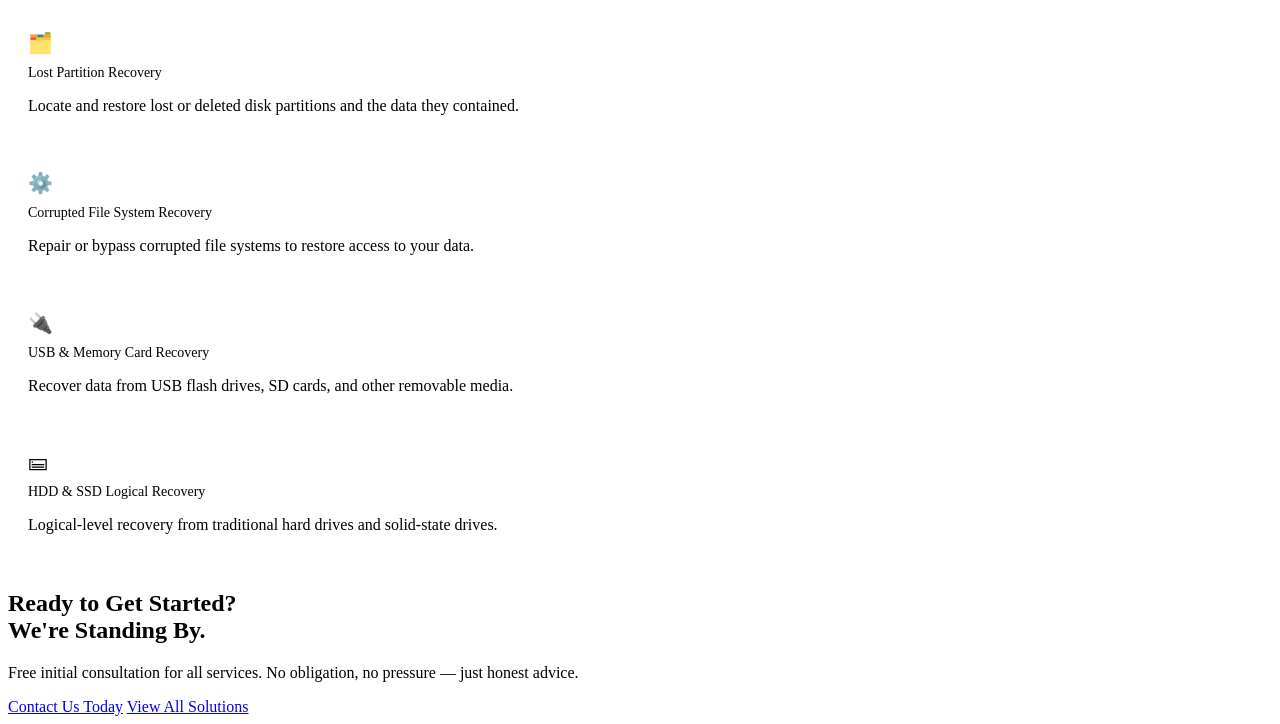
<file: target/classes/templates/services.html>
<!DOCTYPE html>
<html lang="en" xmlns:th="http://www.thymeleaf.org">
<head th:replace="~{fragments :: head('Services — SANVEX Technologies')}"></head>
<body>

<th:block th:replace="~{fragments :: navbar('services')}"></th:block>

<main>
  <div class="page-header">
    <div class="page-header-inner">
      <div class="section-label">Our Services</div>
      <h1 class="page-title">Detailed Service Offerings</h1>
      <p class="page-subtitle">Two core disciplines. Professional methodology. Clear deliverables.</p>
    </div>
  </div>

  <!-- Offensive Security -->
  <section class="section">
    <div class="section-inner">
      <div style="display:flex;align-items:center;gap:1.25rem;margin-bottom:2.5rem;flex-wrap:wrap;">
        <div class="card-icon card-icon-cyan" style="width:60px;height:60px;font-size:1.75rem;flex-shrink:0;">🔐</div>
        <div>
          <div class="section-label" style="margin-bottom:0.375rem;">Offensive Security</div>
          <h2 class="section-title" style="margin:0;">Web Application Vulnerability Assessment &amp; Penetration Testing</h2>
        </div>
      </div>

      <div style="display:grid;grid-template-columns:2fr 1fr;gap:3rem;align-items:start;">
        <div>
          <div class="card" style="margin-bottom:1.5rem;">
            <div class="card-title">Purpose</div>
            <p class="card-text" style="font-size:0.9375rem;line-height:1.75;">
              Identify and validate security vulnerabilities within web applications through structured security assessments.
              We simulate adversarial techniques in a controlled, authorized environment to give you an honest picture of your attack surface.
            </p>
          </div>

          <div class="section-label" style="margin:2rem 0 1.25rem;">What the Assessment Includes</div>
          <div style="display:grid;grid-template-columns:1fr 1fr;gap:1rem;">
            <div class="card fade-in" data-delay="0" style="padding:1.25rem;">
              <div style="font-size:1.25rem;margin-bottom:0.625rem;">📋</div>
              <div class="card-title" style="font-size:0.875rem;">Scope Definition</div>
              <p class="card-text">Agree on what's in scope before any testing begins — domains, endpoints, user roles.</p>
            </div>
            <div class="card fade-in" data-delay="80" style="padding:1.25rem;">
              <div style="font-size:1.25rem;margin-bottom:0.625rem;">🕵️</div>
              <div class="card-title" style="font-size:0.875rem;">Manual Security Testing</div>
              <p class="card-text">Hands-on testing by security analysts to uncover logic flaws and business vulnerabilities.</p>
            </div>
            <div class="card fade-in" data-delay="160" style="padding:1.25rem;">
              <div style="font-size:1.25rem;margin-bottom:0.625rem;">⚙️</div>
              <div class="card-title" style="font-size:0.875rem;">Automated Validation</div>
              <p class="card-text">Automated tools used alongside manual testing for complete surface coverage.</p>
            </div>
            <div class="card fade-in" data-delay="240" style="padding:1.25rem;">
              <div style="font-size:1.25rem;margin-bottom:0.625rem;">✅</div>
              <div class="card-title" style="font-size:0.875rem;">Vulnerability Verification</div>
              <p class="card-text">Every finding is confirmed before reporting — no false positives in your report.</p>
            </div>
            <div class="card fade-in" data-delay="320" style="padding:1.25rem;">
              <div style="font-size:1.25rem;margin-bottom:0.625rem;">⚠️</div>
              <div class="card-title" style="font-size:0.875rem;">Risk Classification</div>
              <p class="card-text">Findings rated by severity to help you prioritize remediation efforts.</p>
            </div>
            <div class="card fade-in" data-delay="400" style="padding:1.25rem;">
              <div style="font-size:1.25rem;margin-bottom:0.625rem;">📄</div>
              <div class="card-title" style="font-size:0.875rem;">Technical Reporting</div>
              <p class="card-text">Detailed technical report with evidence, screenshots, and reproduction steps.</p>
            </div>
            <div class="card fade-in" data-delay="480" style="padding:1.25rem;">
              <div style="font-size:1.25rem;margin-bottom:0.625rem;">🛠️</div>
              <div class="card-title" style="font-size:0.875rem;">Remediation Guidance</div>
              <p class="card-text">Developer-ready fix recommendations for every identified vulnerability.</p>
            </div>
            <div class="card fade-in" data-delay="560" style="padding:1.25rem;">
              <div style="font-size:1.25rem;margin-bottom:0.625rem;">🔄</div>
              <div class="card-title" style="font-size:0.875rem;">Re-Assessment</div>
              <p class="card-text">A follow-up test confirms your fixes work and vulnerabilities are resolved.</p>
            </div>
          </div>
        </div>
        <div>
          <div class="card" style="background:var(--accent-cyan-dim);border-color:var(--border-active);">
            <div style="font-family:var(--font-mono);font-size:0.7rem;color:var(--accent-cyan);letter-spacing:1.5px;text-transform:uppercase;margin-bottom:1rem;">Assessment Scope</div>
            <ul class="service-features">
              <li class="service-feature-item">Authentication &amp; Session Management</li>
              <li class="service-feature-item">Access Control Testing</li>
              <li class="service-feature-item">SQL &amp; Command Injection</li>
              <li class="service-feature-item">Cross-Site Scripting (XSS)</li>
              <li class="service-feature-item">CSRF &amp; SSRF Testing</li>
              <li class="service-feature-item">Business Logic Testing</li>
              <li class="service-feature-item">API Security Testing</li>
              <li class="service-feature-item">Sensitive Data Exposure</li>
              <li class="service-feature-item">Security Misconfiguration</li>
            </ul>
          </div>
          <a href="/contact?service=vapt" class="btn btn-primary" style="width:100%;justify-content:center;margin-top:1.25rem;">Request VAPT Assessment</a>
        </div>
      </div>
    </div>
  </section>

  <div class="divider"></div>

  <!-- Data Recovery -->
  <section class="section" style="background:linear-gradient(180deg,var(--navy-950) 0%,var(--navy-900) 100%);">
    <div class="section-inner">
      <div style="display:flex;align-items:center;gap:1.25rem;margin-bottom:2.5rem;flex-wrap:wrap;">
        <div class="card-icon card-icon-green" style="width:60px;height:60px;font-size:1.75rem;flex-shrink:0;">💾</div>
        <div>
          <div class="section-label" style="margin-bottom:0.375rem;color:var(--accent-green);">Data Recovery</div>
          <h2 class="section-title" style="margin:0;">Digital Data Recovery</h2>
        </div>
      </div>

      <div style="display:grid;grid-template-columns:2fr 1fr;gap:3rem;align-items:start;">
        <div>
          <div class="card" style="margin-bottom:1.5rem;border-color:rgba(0,255,136,0.15);">
            <div class="card-title">Purpose</div>
            <p class="card-text" style="font-size:0.9375rem;line-height:1.75;">
              Recover critical business and personal data from storage devices affected by logical failures.
              Whether it's accidental deletion, a formatted drive, or a corrupted file system — we work systematically to retrieve what matters.
            </p>
          </div>

          <div class="section-label" style="margin:2rem 0 1.25rem;color:var(--accent-green);">Recovery Services</div>
          <div class="services-grid" style="grid-template-columns:1fr 1fr;">
            <div class="card fade-in" data-delay="0" style="padding:1.25rem;border-color:rgba(0,255,136,0.1);">
              <div style="font-size:1.25rem;margin-bottom:0.625rem;">🗑️</div>
              <div class="card-title" style="font-size:0.875rem;">Deleted File Recovery</div>
              <p class="card-text">Recover files that were deleted from any storage device before overwriting occurred.</p>
            </div>
            <div class="card fade-in" data-delay="80" style="padding:1.25rem;border-color:rgba(0,255,136,0.1);">
              <div style="font-size:1.25rem;margin-bottom:0.625rem;">💿</div>
              <div class="card-title" style="font-size:0.875rem;">Formatted Drive Recovery</div>
              <p class="card-text">Recover data from drives that have been accidentally formatted or reformatted.</p>
            </div>
            <div class="card fade-in" data-delay="160" style="padding:1.25rem;border-color:rgba(0,255,136,0.1);">
              <div style="font-size:1.25rem;margin-bottom:0.625rem;">🗂️</div>
              <div class="card-title" style="font-size:0.875rem;">Lost Partition Recovery</div>
              <p class="card-text">Locate and restore lost or deleted disk partitions and the data they contained.</p>
            </div>
            <div class="card fade-in" data-delay="240" style="padding:1.25rem;border-color:rgba(0,255,136,0.1);">
              <div style="font-size:1.25rem;margin-bottom:0.625rem;">⚙️</div>
              <div class="card-title" style="font-size:0.875rem;">Corrupted File System Recovery</div>
              <p class="card-text">Repair or bypass corrupted file systems to restore access to your data.</p>
            </div>
            <div class="card fade-in" data-delay="320" style="padding:1.25rem;border-color:rgba(0,255,136,0.1);">
              <div style="font-size:1.25rem;margin-bottom:0.625rem;">🔌</div>
              <div class="card-title" style="font-size:0.875rem;">USB &amp; Memory Card Recovery</div>
              <p class="card-text">Recover data from USB flash drives, SD cards, and other removable media.</p>
            </div>
            <div class="card fade-in" data-delay="400" style="padding:1.25rem;border-color:rgba(0,255,136,0.1);">
              <div style="font-size:1.25rem;margin-bottom:0.625rem;">🖴</div>
              <div class="card-title" style="font-size:0.875rem;">HDD &amp; SSD Logical Recovery</div>
              <p class="card-text">Logical-level recovery from traditional hard drives and solid-state drives.</p>
            </div>
          </div>
        </div>
        <div>
          <div class="card" style="background:var(--accent-green-dim);border-color:rgba(0,255,136,0.2);">
            <div style="font-family:var(--font-mono);font-size:0.7rem;color:var(--accent-green);letter-spacing:1.5px;text-transform:uppercase;margin-bottom:1rem;">Our Recovery Process</div>
            <div class="process-steps">
              <div class="process-step">
                <div class="step-number" style="border-color:rgba(0,255,136,0.3);color:var(--accent-green);background:var(--accent-green-dim);">01</div>
                <div>
                  <div class="step-title" style="font-size:0.8125rem;">Initial Consultation</div>
                  <div class="step-text" style="font-size:0.75rem;">Describe your situation. We assess feasibility before you commit to anything.</div>
                </div>
              </div>
              <div class="process-step" style="padding-top:1rem;">
                <div class="step-number" style="border-color:rgba(0,255,136,0.3);color:var(--accent-green);background:var(--accent-green-dim);">02</div>
                <div>
                  <div class="step-title" style="font-size:0.8125rem;">Storage Diagnostics</div>
                  <div class="step-text" style="font-size:0.75rem;">We assess the device and determine the best recovery strategy.</div>
                </div>
              </div>
              <div class="process-step" style="padding-top:1rem;">
                <div class="step-number" style="border-color:rgba(0,255,136,0.3);color:var(--accent-green);background:var(--accent-green-dim);">03</div>
                <div>
                  <div class="step-title" style="font-size:0.8125rem;">Recovery Attempt</div>
                  <div class="step-text" style="font-size:0.75rem;">We perform the recovery and report what was retrieved before you pay.</div>
                </div>
              </div>
              <div class="process-step" style="padding-top:1rem;">
                <div class="step-number" style="border-color:rgba(0,255,136,0.3);color:var(--accent-green);background:var(--accent-green-dim);">04</div>
                <div>
                  <div class="step-title" style="font-size:0.8125rem;">Delivery</div>
                  <div class="step-text" style="font-size:0.75rem;">Recovered files delivered securely. No recovery = no charge.</div>
                </div>
              </div>
            </div>
          </div>
          <a href="/contact?service=recovery" class="btn btn-outline" style="width:100%;justify-content:center;margin-top:1.25rem;border-color:rgba(0,255,136,0.3);color:var(--accent-green);">Request Data Recovery</a>
        </div>
      </div>
    </div>
  </section>

  <!-- CTA -->
  <section class="cta-section">
    <div class="cta-inner">
      <h2 class="cta-title">Ready to Get Started?<br/><span class="hero-title-accent">We're Standing By.</span></h2>
      <p class="cta-subtitle">Free initial consultation for all services. No obligation, no pressure — just honest advice.</p>
      <div class="cta-buttons">
        <a href="/contact" class="btn btn-primary">Contact Us Today</a>
        <a href="/solutions" class="btn btn-outline">View All Solutions</a>
      </div>
    </div>
  </section>
</main>

<th:block th:replace="~{fragments :: footer}"></th:block>
<script th:src="@{/js/main.js}"></script>
</body>
</html>
</file>
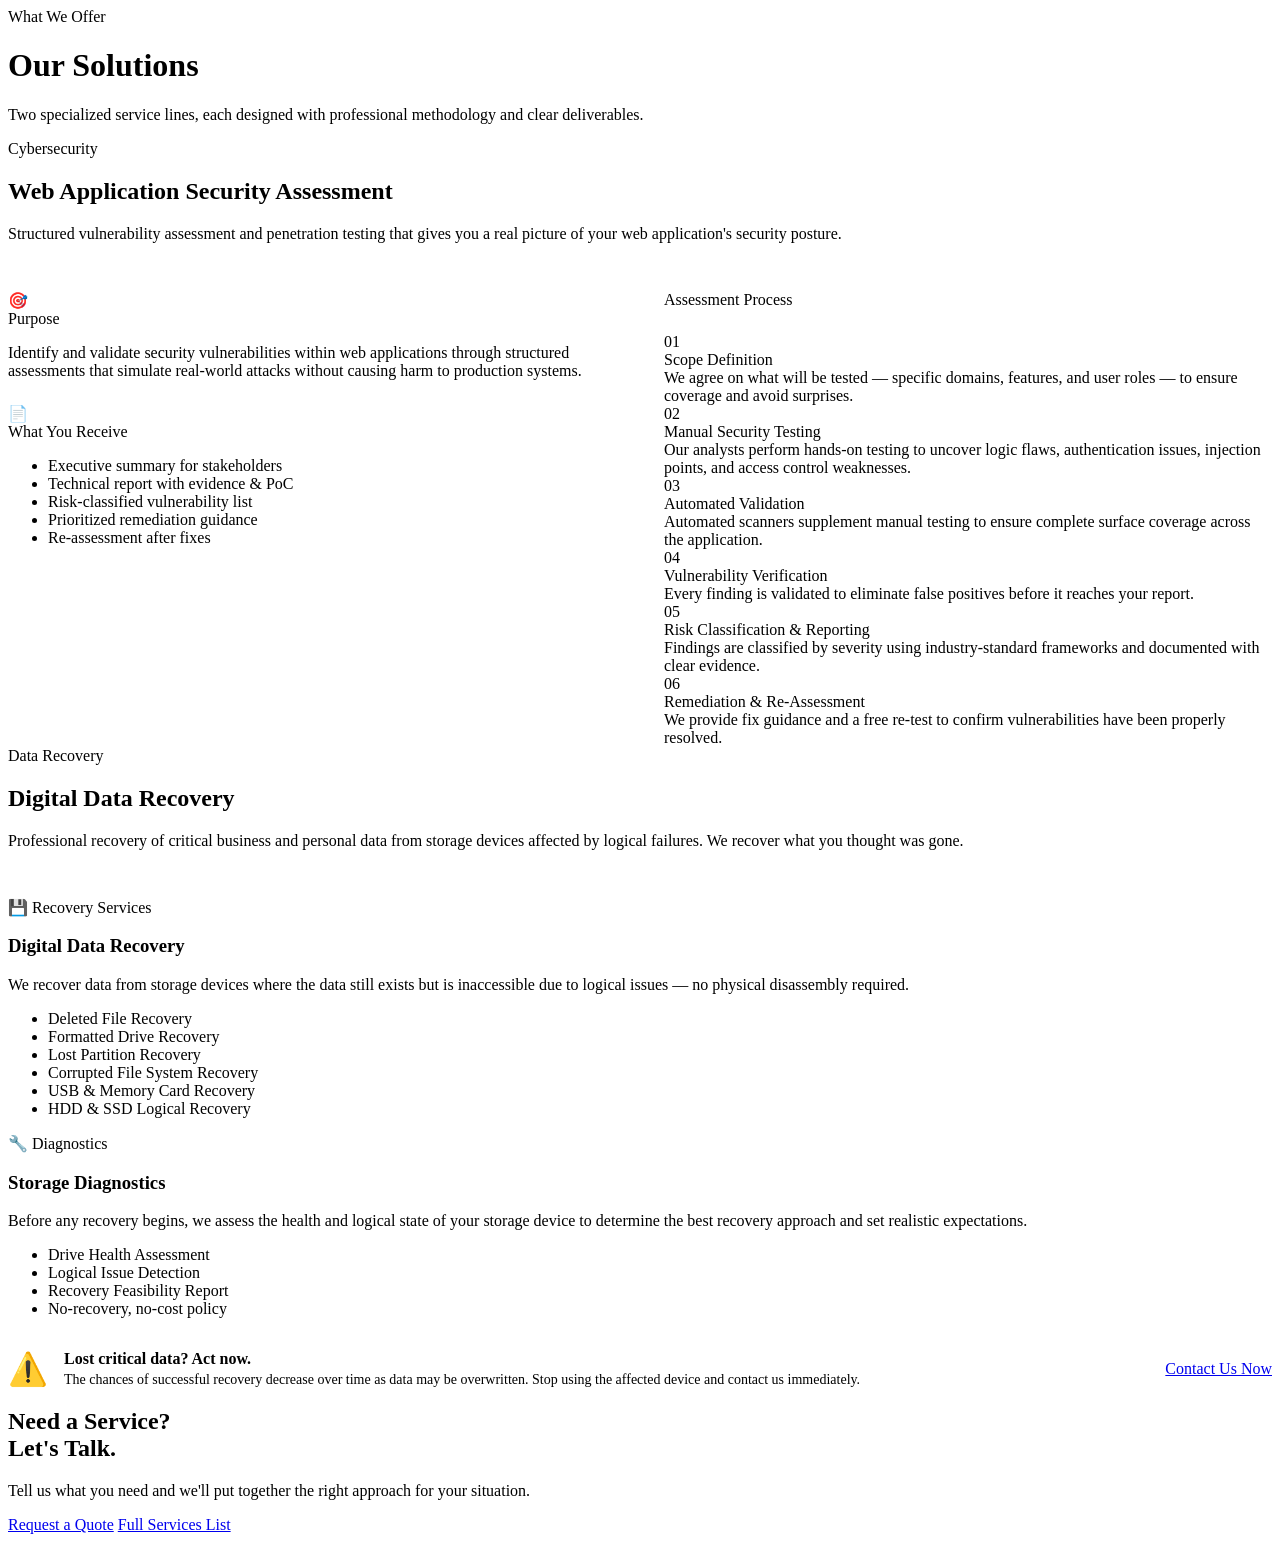
<file: target/classes/templates/solutions.html>
<!DOCTYPE html>
<html lang="en" xmlns:th="http://www.thymeleaf.org">
<head th:replace="~{fragments :: head('Solutions — SANVEX Technologies')}"></head>
<body>

<th:block th:replace="~{fragments :: navbar('solutions')}"></th:block>

<main>
  <div class="page-header">
    <div class="page-header-inner">
      <div class="section-label">What We Offer</div>
      <h1 class="page-title">Our Solutions</h1>
      <p class="page-subtitle">Two specialized service lines, each designed with professional methodology and clear deliverables.</p>
    </div>
  </div>

  <!-- Cybersecurity Solutions -->
  <section class="section" id="vapt">
    <div class="section-inner">
      <div class="section-label">Cybersecurity</div>
      <h2 class="section-title">Web Application Security Assessment</h2>
      <p class="section-subtitle" style="margin-bottom:3rem;">Structured vulnerability assessment and penetration testing that gives you a real picture of your web application's security posture.</p>

      <div style="display:grid;grid-template-columns:1fr 1fr;gap:3rem;align-items:start;">
        <div>
          <div class="card" style="margin-bottom:1.5rem;">
            <div class="card-icon card-icon-cyan">🎯</div>
            <div class="card-title">Purpose</div>
            <p class="card-text">Identify and validate security vulnerabilities within web applications through structured assessments that simulate real-world attacks without causing harm to production systems.</p>
          </div>
          <div class="card">
            <div class="card-icon card-icon-cyan">📄</div>
            <div class="card-title">What You Receive</div>
            <ul class="service-features">
              <li class="service-feature-item">Executive summary for stakeholders</li>
              <li class="service-feature-item">Technical report with evidence &amp; PoC</li>
              <li class="service-feature-item">Risk-classified vulnerability list</li>
              <li class="service-feature-item">Prioritized remediation guidance</li>
              <li class="service-feature-item">Re-assessment after fixes</li>
            </ul>
          </div>
        </div>
        <div>
          <div class="section-label" style="margin-bottom:1.5rem;">Assessment Process</div>
          <div class="process-steps">
            <div class="process-step fade-in" data-delay="0">
              <div class="step-number">01</div>
              <div>
                <div class="step-title">Scope Definition</div>
                <div class="step-text">We agree on what will be tested — specific domains, features, and user roles — to ensure coverage and avoid surprises.</div>
              </div>
            </div>
            <div class="process-step fade-in" data-delay="80">
              <div class="step-number">02</div>
              <div>
                <div class="step-title">Manual Security Testing</div>
                <div class="step-text">Our analysts perform hands-on testing to uncover logic flaws, authentication issues, injection points, and access control weaknesses.</div>
              </div>
            </div>
            <div class="process-step fade-in" data-delay="160">
              <div class="step-number">03</div>
              <div>
                <div class="step-title">Automated Validation</div>
                <div class="step-text">Automated scanners supplement manual testing to ensure complete surface coverage across the application.</div>
              </div>
            </div>
            <div class="process-step fade-in" data-delay="240">
              <div class="step-number">04</div>
              <div>
                <div class="step-title">Vulnerability Verification</div>
                <div class="step-text">Every finding is validated to eliminate false positives before it reaches your report.</div>
              </div>
            </div>
            <div class="process-step fade-in" data-delay="320">
              <div class="step-number">05</div>
              <div>
                <div class="step-title">Risk Classification &amp; Reporting</div>
                <div class="step-text">Findings are classified by severity using industry-standard frameworks and documented with clear evidence.</div>
              </div>
            </div>
            <div class="process-step fade-in" data-delay="400">
              <div class="step-number">06</div>
              <div>
                <div class="step-title">Remediation &amp; Re-Assessment</div>
                <div class="step-text">We provide fix guidance and a free re-test to confirm vulnerabilities have been properly resolved.</div>
              </div>
            </div>
          </div>
        </div>
      </div>
    </div>
  </section>

  <div class="divider"></div>

  <!-- Data Recovery Solutions -->
  <section class="section" id="recovery" style="background:linear-gradient(180deg,var(--navy-950) 0%,var(--navy-900) 100%);">
    <div class="section-inner">
      <div class="section-label">Data Recovery</div>
      <h2 class="section-title">Digital Data Recovery</h2>
      <p class="section-subtitle" style="margin-bottom:3rem;">Professional recovery of critical business and personal data from storage devices affected by logical failures. We recover what you thought was gone.</p>

      <div class="services-grid">
        <div class="service-big-card fade-in" data-delay="0">
          <span class="service-tag" style="background:var(--accent-green-dim);border-color:rgba(0,255,136,0.3);color:var(--accent-green);">💾 Recovery Services</span>
          <h3 class="service-big-title">Digital Data Recovery</h3>
          <p class="service-big-text">We recover data from storage devices where the data still exists but is inaccessible due to logical issues — no physical disassembly required.</p>
          <ul class="service-features">
            <li class="service-feature-item">Deleted File Recovery</li>
            <li class="service-feature-item">Formatted Drive Recovery</li>
            <li class="service-feature-item">Lost Partition Recovery</li>
            <li class="service-feature-item">Corrupted File System Recovery</li>
            <li class="service-feature-item">USB &amp; Memory Card Recovery</li>
            <li class="service-feature-item">HDD &amp; SSD Logical Recovery</li>
          </ul>
        </div>
        <div class="service-big-card fade-in" data-delay="150">
          <span class="service-tag" style="background:var(--accent-green-dim);border-color:rgba(0,255,136,0.3);color:var(--accent-green);">🔧 Diagnostics</span>
          <h3 class="service-big-title">Storage Diagnostics</h3>
          <p class="service-big-text">Before any recovery begins, we assess the health and logical state of your storage device to determine the best recovery approach and set realistic expectations.</p>
          <ul class="service-features">
            <li class="service-feature-item">Drive Health Assessment</li>
            <li class="service-feature-item">Logical Issue Detection</li>
            <li class="service-feature-item">Recovery Feasibility Report</li>
            <li class="service-feature-item">No-recovery, no-cost policy</li>
          </ul>
        </div>
      </div>

      <div class="card mt-4 fade-in" style="background:var(--accent-green-dim);border-color:rgba(0,255,136,0.2);margin-top:2rem;">
        <div style="display:flex;align-items:center;gap:1rem;flex-wrap:wrap;">
          <span style="font-size:2rem;">⚠️</span>
          <div>
            <div style="font-family:var(--font-display);font-size:1rem;font-weight:600;color:var(--text-primary);margin-bottom:0.25rem;">Lost critical data? Act now.</div>
            <p style="font-size:0.875rem;color:var(--text-secondary);margin:0;">The chances of successful recovery decrease over time as data may be overwritten. Stop using the affected device and contact us immediately.</p>
          </div>
          <a href="/contact?service=recovery" class="btn btn-outline" style="margin-left:auto;white-space:nowrap;">Contact Us Now</a>
        </div>
      </div>
    </div>
  </section>

  <!-- CTA -->
  <section class="cta-section">
    <div class="cta-inner">
      <h2 class="cta-title">Need a Service?<br/><span class="hero-title-accent">Let's Talk.</span></h2>
      <p class="cta-subtitle">Tell us what you need and we'll put together the right approach for your situation.</p>
      <div class="cta-buttons">
        <a href="/contact" class="btn btn-primary">Request a Quote</a>
        <a href="/services" class="btn btn-outline">Full Services List</a>
      </div>
    </div>
  </section>
</main>

<th:block th:replace="~{fragments :: footer}"></th:block>
<script th:src="@{/js/main.js}"></script>
</body>
</html>
</file>
